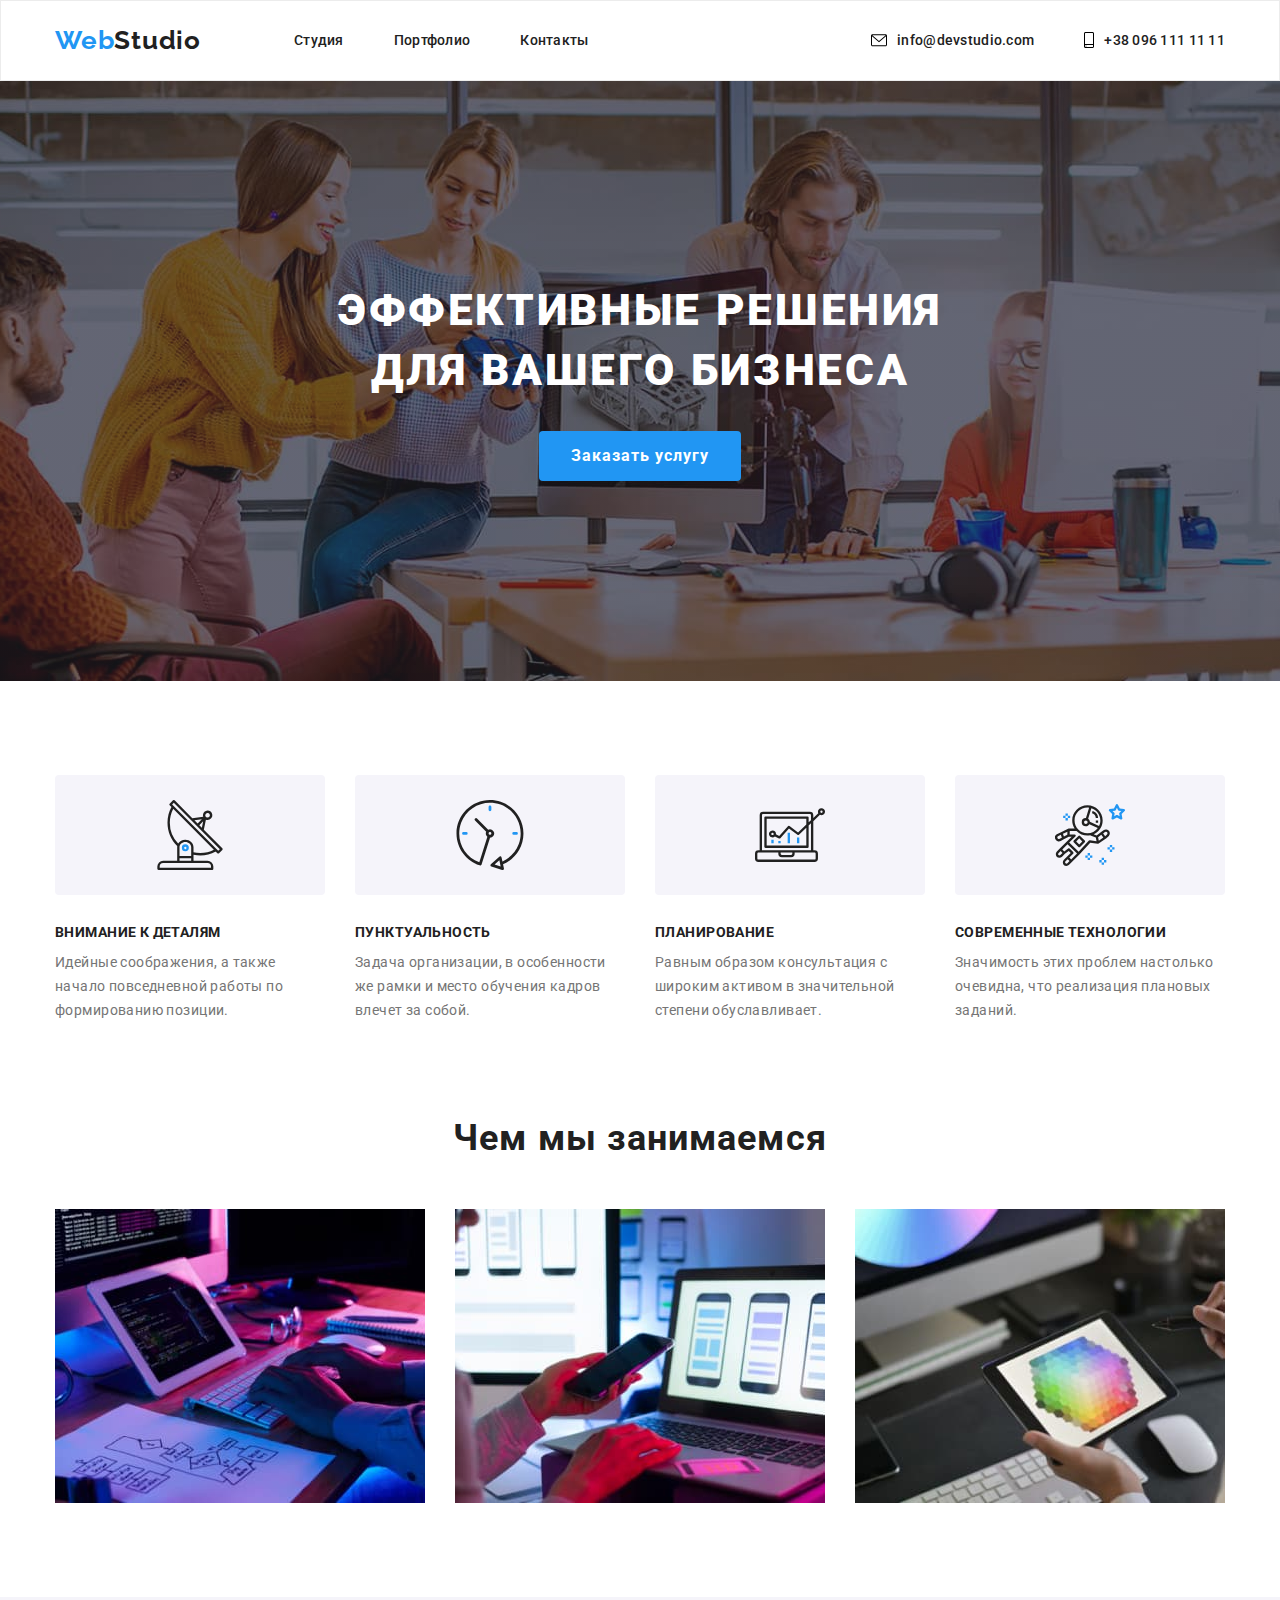
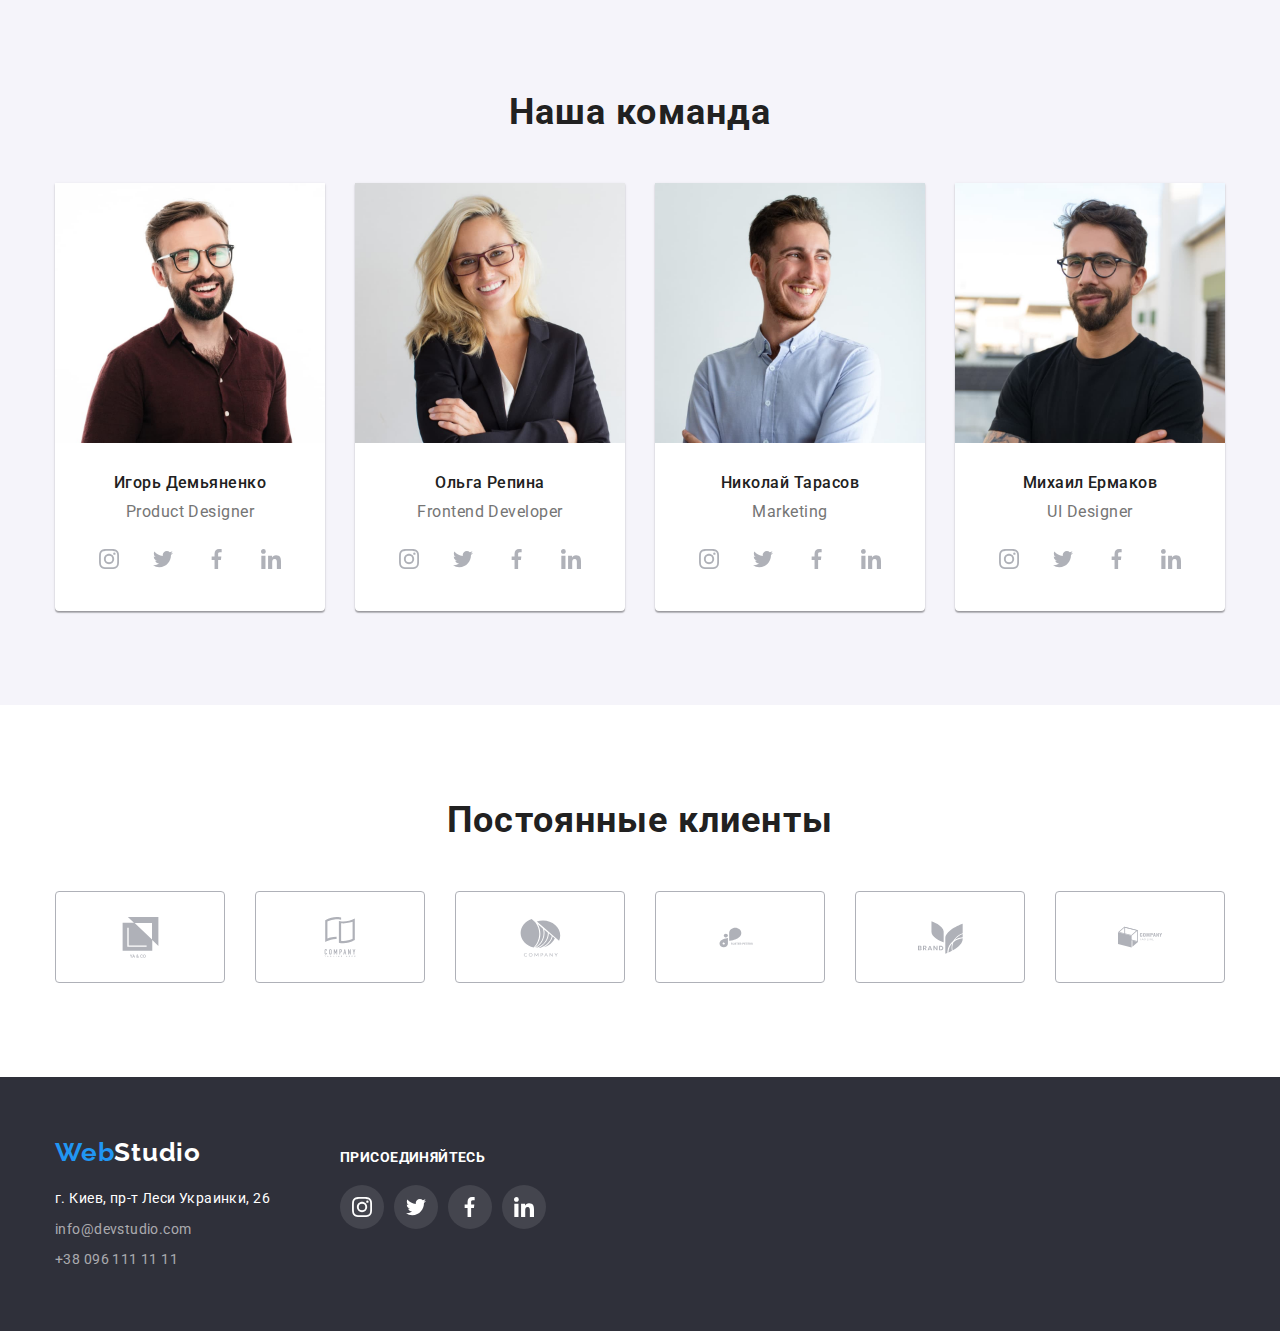
<file: index.html>
<!DOCTYPE html>
<html lang="ru">
  <head>
    <meta charset="UTF-8" />
    <meta http-equiv="X-UA-Compatible" content="IE=edge" />
    <meta name="viewport" content="width=device-width, initial-scale=1.0" />
    <title>WebStudio</title>
    <link
      rel="stylesheet"
      href="https://cdnjs.cloudflare.com/ajax/libs/modern-normalize/1.0.0/modern-normalize.min.css"
    />
    <link rel="preconnect" href="https://fonts.gstatic.com" />
    <link
      href="https://fonts.googleapis.com/css2?family=Raleway:wght@700&family=Roboto:wght@400;500;700;900&display=swap"
      rel="stylesheet"
    />
    <link rel="stylesheet" href="./css/styles.css" />
  </head>
  <body>
    <header class="header">
      <div class="container">
        <div class="flex align-center justify-between">
          <nav class="flex align-center">
            <a class="header-logo" href="./index.html"
              ><span class="logo-first-part">Web</span>Studio</a
            >
            <ul class="flex">
              <li class="header-item">
                <a class="nav-link" href="./index.html">Студия</a>
              </li>
              <li class="header-item">
                <a class="nav-link" href="./portfolio.html">Портфолио</a>
              </li>
              <li class="header-item">
                <a class="nav-link" href="#">Контакты</a>
              </li>
            </ul>
          </nav>
          <ul class="flex">
            <li class="header-item">
              <a class="nav-link nav-contact" href="mailto:info@devstudio.com"
                ><div class="flex">
                  <svg
                    class="nav-icon img-responsive"
                    width="16px"
                    height="12px"
                  >
                    <use href="./images/icons.svg#icon-nav-01"></use>
                  </svg>
                  <p>info@devstudio.com</p>
                </div></a
              >
            </li>
            <li class="header-item">
              <a class="nav-link nav-contact" href="tel:+380961111111"
                ><div class="flex align-center">
                  <svg
                    class="nav-icon img-responsive"
                    width="10px"
                    height="16px"
                  >
                    <use href="./images/icons.svg#icon-nav-02"></use>
                  </svg>
                  <p>+38 096 111 11 11</p>
                </div></a
              >
            </li>
          </ul>
        </div>
      </div>
    </header>
    <main>
      <!-- Секция "Эффективные решения для вашего бизнеса" -->
      <section class="hero">
        <div class="container">
          <h1 class="main-title">
            Эффективные решения <br />
            для вашего бизнеса
          </h1>
          <button type="button" class="btn-order">Заказать услугу</button>
        </div>
      </section>
      <!-- Секция "Особенности" -->
      <section class="section">
        <div class="container">
          <h2 class="section-title" hidden>Особенности</h2>
          <ul class="flex justify-between">
            <li class="features-item">
              <div class="features-img">
                <svg class="img-responsive" width="70px" height="70px">
                  <use href="./images/icons.svg#icon-features-01"></use>
                </svg>
              </div>
              <h3 class="features-subtitle">Внимание к деталям</h3>
              <p class="feature">
                Идейные соображения, а также начало повседневной работы по
                формированию позиции.
              </p>
            </li>
            <li class="features-item">
              <div class="features-img">
                <svg class="img-responsive" width="70px" height="70px">
                  <use href="./images/icons.svg#icon-features-02"></use>
                </svg>
              </div>
              <h3 class="features-subtitle">Пунктуальность</h3>
              <p class="feature">
                Задача организации, в особенности же рамки и место обучения
                кадров влечет за собой.
              </p>
            </li>
            <li class="features-item">
              <div class="features-img">
                <svg class="img-responsive" width="70px" height="70px">
                  <use href="./images/icons.svg#icon-features-03"></use>
                </svg>
              </div>
              <h3 class="features-subtitle">Планирование</h3>
              <p class="feature">
                Равным образом консультация с широким активом в значительной
                степени обуславливает.
              </p>
            </li>
            <li class="features-item">
              <div class="features-img">
                <svg class="img-responsive" width="70px" height="70px">
                  <use href="./images/icons.svg#icon-features-04"></use>
                </svg>
              </div>
              <h3 class="features-subtitle">Современные технологии</h3>
              <p class="feature">
                Значимость этих проблем настолько очевидна, что реализация
                плановых заданий.
              </p>
            </li>
          </ul>
        </div>
      </section>
      <!-- Секция "Чем мы занимаемся" -->
      <section class="actions">
        <div class="container">
          <h2 class="section-title">Чем мы занимаемся</h2>
          <ul class="flex justify-between">
            <li class="actions-item">
              <img
                class="img-responsive"
                src="./images/box-01.jpg"
                alt="Работа с схемой алгоритма за компьютером"
                width="370"
              />
            </li>
            <li class="actions-item">
              <img
                class="img-responsive"
                src="./images/box-02.jpg"
                alt="Работа с смартфоном и ноутбуком"
                width="370"
              />
            </li>
            <li class="actions-item">
              <img
                class="img-responsive"
                src="./images/box-03.jpg"
                alt="Работа с планшетом"
                width="370"
              />
            </li>
          </ul>
        </div>
      </section>
      <!-- Секция "Наша команда" -->
      <section class="section section-team">
        <div class="container">
          <h2 class="section-title">Наша команда</h2>
          <ul class="flex justify-between">
            <li class="team-item">
              <img
                class="img-responsive team-img"
                src="./images/team-01.jpg"
                alt="Сотрудник Игорь Демьяненко"
                width="270"
              />
              <h3 class="team-subtitle">Игорь Демьяненко</h3>
              <p lang="en" class="team-member">Product Designer</p>
              <ul class="team-social flex justify-between">
                <li class="team-link">
                  <a href="https://www.instagram.com/">
                    <svg class="img-responsive" width="20px" height="20px">
                      <use href="./images/icons.svg#icon-social-link-01"></use>
                    </svg>
                  </a>
                </li>
                <li class="team-link">
                  <a href="https://twitter.com/">
                    <svg class="img-responsive" width="20px" height="20px">
                      <use href="./images/icons.svg#icon-social-link-02"></use>
                    </svg>
                  </a>
                </li>
                <li class="team-link">
                  <a href="https://www.facebook.com/">
                    <svg class="img-responsive" width="20px" height="20px">
                      <use href="./images/icons.svg#icon-social-link-03"></use>
                    </svg>
                  </a>
                </li>
                <li class="team-link">
                  <a href="https://www.linkedin.com/">
                    <svg class="img-responsive" width="20px" height="20px">
                      <use href="./images/icons.svg#icon-social-link-04"></use>
                    </svg>
                  </a>
                </li>
              </ul>
            </li>
            <li class="team-item">
              <img
                class="img-responsive team-img"
                src="./images/team-02.jpg"
                alt="Сотрудник Ольга Репина"
                width="270"
              />
              <h3 class="team-subtitle">Ольга Репина</h3>
              <p lang="en" class="team-member">Frontend Developer</p>
              <ul class="team-social flex justify-between">
                <li class="team-link">
                  <a href="https://www.instagram.com/">
                    <svg class="img-responsive" width="20px" height="20px">
                      <use href="./images/icons.svg#icon-social-link-01"></use>
                    </svg>
                  </a>
                </li>
                <li class="team-link">
                  <a href="https://twitter.com/">
                    <svg class="img-responsive" width="20px" height="20px">
                      <use href="./images/icons.svg#icon-social-link-02"></use>
                    </svg>
                  </a>
                </li>
                <li class="team-link">
                  <a href="https://www.facebook.com/">
                    <svg class="img-responsive" width="20px" height="20px">
                      <use href="./images/icons.svg#icon-social-link-03"></use>
                    </svg>
                  </a>
                </li>
                <li class="team-link">
                  <a href="https://www.linkedin.com/">
                    <svg class="img-responsive" width="20px" height="20px">
                      <use href="./images/icons.svg#icon-social-link-04"></use>
                    </svg>
                  </a>
                </li>
              </ul>
            </li>
            <li class="team-item">
              <img
                class="img-responsive team-img"
                src="./images/team-03.jpg"
                alt="Сотрудник Николай Тарасов"
                width="270"
              />
              <h3 class="team-subtitle">Николай Тарасов</h3>
              <p lang="en" class="team-member">Marketing</p>
              <ul class="team-social flex justify-between">
                <li class="team-link">
                  <a href="https://www.instagram.com/">
                    <svg class="img-responsive" width="20px" height="20px">
                      <use href="./images/icons.svg#icon-social-link-01"></use>
                    </svg>
                  </a>
                </li>
                <li class="team-link">
                  <a href="https://twitter.com/">
                    <svg class="img-responsive" width="20px" height="20px">
                      <use href="./images/icons.svg#icon-social-link-02"></use>
                    </svg>
                  </a>
                </li>
                <li class="team-link">
                  <a href="https://www.facebook.com/">
                    <svg class="img-responsive" width="20px" height="20px">
                      <use href="./images/icons.svg#icon-social-link-03"></use>
                    </svg>
                  </a>
                </li>
                <li class="team-link">
                  <a href="https://www.linkedin.com/">
                    <svg class="img-responsive" width="20px" height="20px">
                      <use href="./images/icons.svg#icon-social-link-04"></use>
                    </svg>
                  </a>
                </li>
              </ul>
            </li>
            <li class="team-item">
              <img
                class="img-responsive team-img"
                src="./images/team-04.jpg"
                alt="Сотрудник Михаил Ермаков"
                width="270"
              />
              <h3 class="team-subtitle">Михаил Ермаков</h3>
              <p lang="en" class="team-member">UI Designer</p>
              <ul class="team-social flex justify-between">
                <li class="team-link">
                  <a href="https://www.instagram.com/">
                    <svg class="img-responsive" width="20px" height="20px">
                      <use href="./images/icons.svg#icon-social-link-01"></use>
                    </svg>
                  </a>
                </li>
                <li class="team-link">
                  <a href="https://twitter.com/">
                    <svg class="img-responsive" width="20px" height="20px">
                      <use href="./images/icons.svg#icon-social-link-02"></use>
                    </svg>
                  </a>
                </li>
                <li class="team-link">
                  <a href="https://www.facebook.com/">
                    <svg class="img-responsive" width="20px" height="20px">
                      <use href="./images/icons.svg#icon-social-link-03"></use>
                    </svg>
                  </a>
                </li>
                <li class="team-link">
                  <a href="https://www.linkedin.com/">
                    <svg class="img-responsive" width="20px" height="20px">
                      <use href="./images/icons.svg#icon-social-link-04"></use>
                    </svg>
                  </a>
                </li>
              </ul>
            </li>
          </ul>
        </div>
      </section>
      <!-- Секция "Клиенты" -->
      <section class="section">
        <div class="container">
          <h2 class="section-title">Постоянные клиенты</h2>
          <ul class="flex justify-between">
            <li class="clients-item flex">
              <a href="#">
                <svg
                  class="client-logo img-responsive"
                  width="41px"
                  height="47px"
                >
                  <use href="./images/icons.svg#icon-company-01"></use>
                </svg>
              </a>
            </li>
            <li class="clients-item flex">
              <a href="#">
                <svg
                  class="client-logo img-responsive"
                  width="40px"
                  height="52px"
                >
                  <use href="./images/icons.svg#icon-company-02"></use>
                </svg>
              </a>
            </li>
            <li class="clients-item flex">
              <a href="#">
                <svg
                  class="client-logo img-responsive"
                  width="43px"
                  height="41px"
                >
                  <use href="./images/icons.svg#icon-company-03"></use>
                </svg>
              </a>
            </li>
            <li class="clients-item flex">
              <a href="#">
                <svg
                  class="client-logo img-responsive"
                  width="84px"
                  height="41px"
                >
                  <use href="./images/icons.svg#icon-company-04"></use>
                </svg>
              </a>
            </li>
            <li class="clients-item flex">
              <a href="#">
                <svg
                  class="client-logo img-responsive"
                  width="63px"
                  height="45px"
                >
                  <use href="./images/icons.svg#icon-company-05"></use>
                </svg>
              </a>
            </li>
            <li class="clients-item flex">
              <a href="#">
                <svg
                  class="client-logo img-responsive"
                  width="94px"
                  height="44px"
                >
                  <use href="./images/icons.svg#icon-company-06"></use>
                </svg>
              </a>
            </li>
          </ul>
        </div>
      </section>
    </main>
    <footer class="footer">
      <div class="container">
        <div class="flex">
          <div class="footer-identic">
            <a class="footer-logo" href="./index.html"
              ><span class="logo-first-part">Web</span>Studio</a
            >
            <address>
              <p class="footer-contact footer-contact-address">
                г. Киев, пр-т Леси Украинки, 26
              </p>
              <ul>
                <li>
                  <a class="footer-contact" href="mailto:info@devstudio.com"
                    >info@devstudio.com</a
                  >
                </li>
                <li>
                  <a class="footer-contact-last" href="tel:+380961111111"
                    >+38 096 111 11 11</a
                  >
                </li>
              </ul>
            </address>
          </div>
          <div class="join">
            <h3 class="join-title">Присоединяйтесь</h3>
            <ul class="join-social flex justify-between">
              <li class="join-link">
                <a href="https://www.instagram.com/">
                  <svg class="img-responsive" width="20px" height="20px">
                    <use href="./images/icons.svg#icon-social-link-01"></use>
                  </svg>
                </a>
              </li>
              <li class="join-link">
                <a href="https://twitter.com/">
                  <svg class="img-responsive" width="20px" height="20px">
                    <use href="./images/icons.svg#icon-social-link-02"></use>
                  </svg>
                </a>
              </li>
              <li class="join-link">
                <a href="https://www.facebook.com/">
                  <svg class="img-responsive" width="20px" height="20px">
                    <use href="./images/icons.svg#icon-social-link-03"></use>
                  </svg>
                </a>
              </li>
              <li class="join-link">
                <a href="https://www.linkedin.com/">
                  <svg class="img-responsive" width="20px" height="20px">
                    <use href="./images/icons.svg#icon-social-link-04"></use>
                  </svg>
                </a>
              </li>
            </ul>
          </div>
        </div>
      </div>
    </footer>
  </body>
</html>
</file>
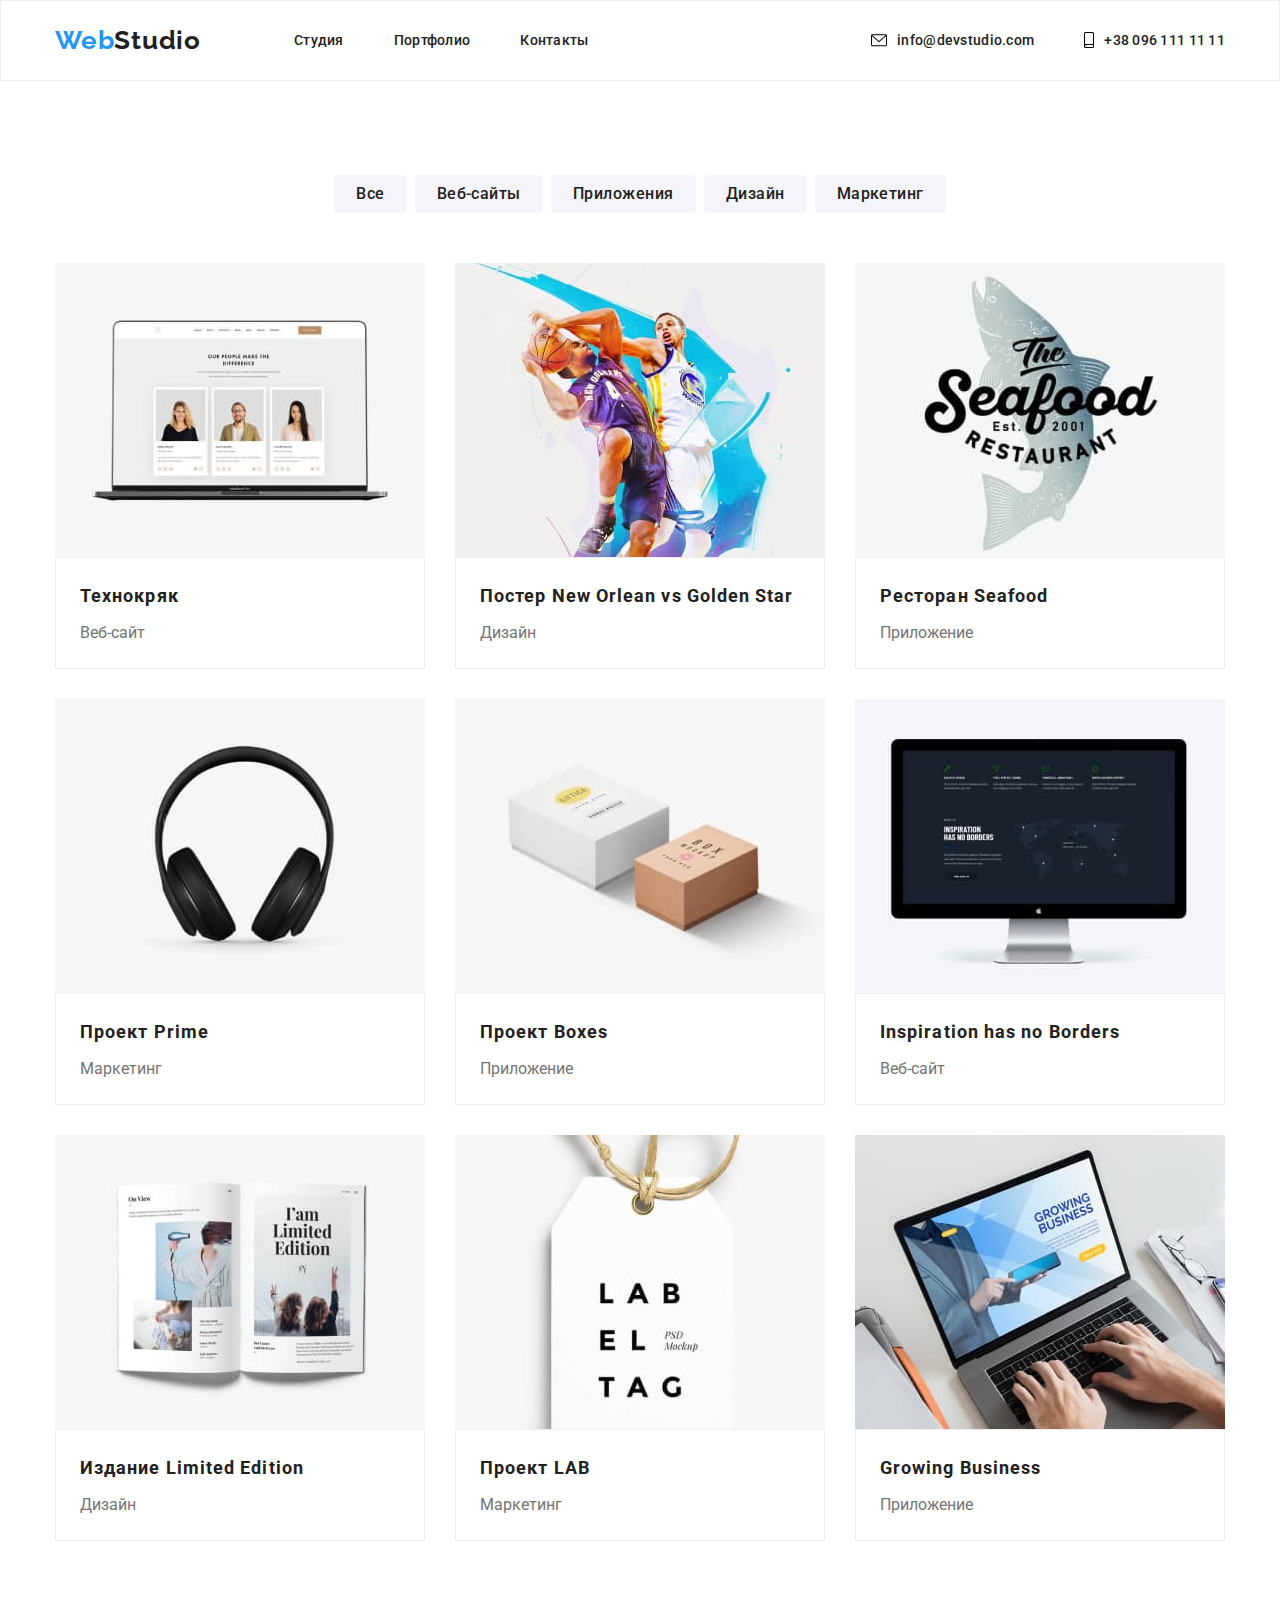
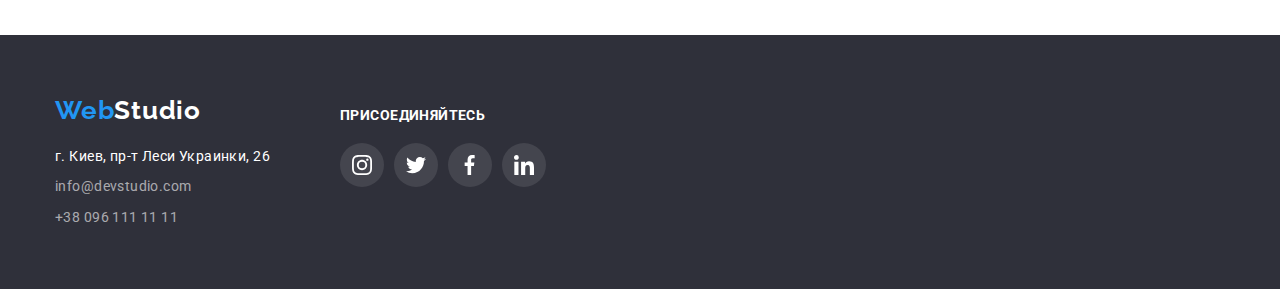
<file: portfolio.html>
<!DOCTYPE html>
<html lang="ru">
  <head>
    <meta charset="UTF-8" />
    <meta http-equiv="X-UA-Compatible" content="IE=edge" />
    <meta name="viewport" content="width=device-width, initial-scale=1.0" />
    <title>Portfolio</title>
    <link
      rel="stylesheet"
      href="https://cdnjs.cloudflare.com/ajax/libs/modern-normalize/1.0.0/modern-normalize.min.css"
    />

    <link rel="preconnect" href="https://fonts.gstatic.com" />
    <link
      href="https://fonts.googleapis.com/css2?family=Raleway:wght@700&family=Roboto:wght@400;500;700;900&display=swap"
      rel="stylesheet"
    />
    <link rel="stylesheet" href="./css/styles.css" />
  </head>
  <body>
    <header class="header">
      <div class="container">
        <div class="flex align-center justify-between">
          <nav class="flex align-center">
            <a class="header-logo" href="./index.html"
              ><span class="logo-first-part">Web</span>Studio</a
            >
            <ul class="flex">
              <li class="header-item">
                <a class="nav-link" href="./index.html">Студия</a>
              </li>
              <li class="header-item">
                <a class="nav-link" href="./portfolio.html">Портфолио</a>
              </li>
              <li class="header-item">
                <a class="nav-link" href="#">Контакты</a>
              </li>
            </ul>
          </nav>
          <ul class="flex">
            <li class="header-item">
              <a class="nav-link nav-contact" href="mailto:info@devstudio.com"
                ><div class="flex">
                  <svg
                    class="nav-icon img-responsive"
                    width="16px"
                    height="12px"
                  >
                    <use href="./images/icons.svg#icon-nav-01"></use>
                  </svg>
                  <p>info@devstudio.com</p>
                </div></a
              >
            </li>
            <li class="header-item">
              <a class="nav-link nav-contact" href="tel:+380961111111"
                ><div class="flex align-center">
                  <svg
                    class="nav-icon img-responsive"
                    width="10px"
                    height="16px"
                  >
                    <use href="./images/icons.svg#icon-nav-02"></use>
                  </svg>
                  <p>+38 096 111 11 11</p>
                </div></a
              >
            </li>
          </ul>
        </div>
      </div>
    </header>
    <main>
      <!-- Секция портфолио -->
      <section class="section">
        <div class="container">
          <h1 class="section-title" hidden>Портфолио</h1>
          <ul class="filter flex justify-center">
            <li class="filter-item">
              <button type="button" class="filter-btn">Все</button>
            </li>
            <li class="filter-item">
              <button type="button" class="filter-btn">Веб-сайты</button>
            </li>
            <li class="filter-item">
              <button type="button" class="filter-btn">Приложения</button>
            </li>
            <li class="filter-item">
              <button type="button" class="filter-btn">Дизайн</button>
            </li>
            <li class="filter-item">
              <button type="button" class="filter-btn">Маркетинг</button>
            </li>
          </ul>
          <ul class="portfolio-set flex">
            <li class="portfolio-item">
              <img
                class="img-responsive portfolio-img"
                src="./images/portfolio-01.jpg"
                alt="Ноутбук с примером вэб-страницы"
                width="370"
              />
              <div class="portfolio-item-content">
                <h2 class="portfolio-subtitle">Технокряк</h2>
                <p class="portfolio-content">Веб-сайт</p>
              </div>
            </li>
            <li class="portfolio-item">
              <img
                class="img-responsive portfolio-img"
                src="./images/portfolio-02.jpg"
                alt="Эпизод баскетбольного матча"
                width="370"
              />
              <div class="portfolio-item-content">
                <h2 class="portfolio-subtitle">
                  Постер <span lang="en">New Orlean vs Golden Star</span>
                </h2>
                <p class="portfolio-content">Дизайн</p>
              </div>
            </li>
            <li class="portfolio-item">
              <img
                class="img-responsive portfolio-img"
                src="./images/portfolio-03.jpg"
                alt="Логотип ресторана"
                width="370"
              />
              <div class="portfolio-item-content">
                <h2 class="portfolio-subtitle">
                  Ресторан<span lang="en"> Seafood</span>
                </h2>
                <p class="portfolio-content">Приложение</p>
              </div>
            </li>
            <li class="portfolio-item">
              <img
                class="img-responsive portfolio-img"
                src="./images/portfolio-04.jpg"
                alt="Наушники"
                width="370"
              />
              <div class="portfolio-item-content">
                <h2 class="portfolio-subtitle">
                  Проект<span lang="en"> Prime</span>
                </h2>
                <p class="portfolio-content">Маркетинг</p>
              </div>
            </li>
            <li class="portfolio-item">
              <img
                class="img-responsive portfolio-img"
                src="./images/portfolio-05.jpg"
                alt="Разноцветные коробки"
                width="370"
              />
              <div class="portfolio-item-content">
                <h2 class="portfolio-subtitle">
                  Проект<span lang="en"> Boxes</span>
                </h2>
                <p class="portfolio-content">Приложение</p>
              </div>
            </li>
            <li class="portfolio-item">
              <img
                class="img-responsive portfolio-img"
                src="./images/portfolio-06.jpg"
                alt="Монитор"
                width="370"
              />
              <div class="portfolio-item-content">
                <h2 lang="en" class="portfolio-subtitle">
                  Inspiration has no Borders
                </h2>
                <p class="portfolio-content">Веб-сайт</p>
              </div>
            </li>
            <li class="portfolio-item">
              <img
                class="img-responsive portfolio-img"
                src="./images/portfolio-07.jpg"
                alt="Развернутая книга"
                width="370"
              />
              <div class="portfolio-item-content">
                <h2 class="portfolio-subtitle">
                  Издание<span lang="en"> Limited Edition</span>
                </h2>
                <p class="portfolio-content">Дизайн</p>
              </div>
            </li>
            <li class="portfolio-item">
              <img
                class="img-responsive portfolio-img"
                src="./images/portfolio-08.jpg"
                alt="Бирка с надписью"
                width="370"
              />
              <div class="portfolio-item-content">
                <h2 class="portfolio-subtitle">
                  Проект<span lang="en"> LAB</span>
                </h2>
                <p class="portfolio-content">Маркетинг</p>
              </div>
            </li>
            <li class="portfolio-item">
              <img
                class="img-responsive portfolio-img"
                src="./images/portfolio-09.jpg"
                alt="Работа за ноутбуком"
                width="370"
              />
              <div class="portfolio-item-content">
                <h2 lang="en" class="portfolio-subtitle">Growing Business</h2>
                <p class="portfolio-content">Приложение</p>
              </div>
            </li>
          </ul>
        </div>
      </section>
    </main>
    <footer class="footer">
      <div class="container">
        <div class="flex">
          <div class="footer-identic">
            <a class="footer-logo" href="./index.html"
              ><span class="logo-first-part">Web</span>Studio</a
            >
            <address>
              <p class="footer-contact footer-contact-address">
                г. Киев, пр-т Леси Украинки, 26
              </p>
              <ul>
                <li>
                  <a class="footer-contact" href="mailto:info@devstudio.com"
                    >info@devstudio.com</a
                  >
                </li>
                <li>
                  <a class="footer-contact-last" href="tel:+380961111111"
                    >+38 096 111 11 11</a
                  >
                </li>
              </ul>
            </address>
          </div>
          <div class="join">
            <h3 class="join-title">Присоединяйтесь</h3>
            <ul class="join-social flex justify-between">
              <li class="join-link">
                <a href="https://www.instagram.com/">
                  <svg class="img-responsive" width="20px" height="20px">
                    <use href="./images/icons.svg#icon-social-link-01"></use>
                  </svg>
                </a>
              </li>
              <li class="join-link">
                <a href="https://twitter.com/">
                  <svg class="img-responsive" width="20px" height="20px">
                    <use href="./images/icons.svg#icon-social-link-02"></use>
                  </svg>
                </a>
              </li>
              <li class="join-link">
                <a href="https://www.facebook.com/">
                  <svg class="img-responsive" width="20px" height="20px">
                    <use href="./images/icons.svg#icon-social-link-03"></use>
                  </svg>
                </a>
              </li>
              <li class="join-link">
                <a href="https://www.linkedin.com/">
                  <svg class="img-responsive" width="20px" height="20px">
                    <use href="./images/icons.svg#icon-social-link-04"></use>
                  </svg>
                </a>
              </li>
            </ul>
          </div>
        </div>
      </div>
    </footer>
  </body>
</html>
</file>
<file: css/styles.css>
:root {
  --text-font-size: 14px;
  --text-color: #757575;
  --title-color: #212121;
  --brand-color: #2196f3;
  --hover-color: #fff;
  --backround-color: #f5f4fa;
  --svg-color: #afb1b8;
}

/* Временная разметка элементов */
/* header,
section,
footer,
nav,
ul,
li,
div,
h1,
h2,
h3,
p,
a {
  outline: 1px solid red;
} */

h1,
h2,
h3,
h4,
h5,
h6,
p {
  margin: 0;
}

ul {
  padding: 0;
  margin: 0;

  list-style: none;
}

body {
  font-family: Roboto, sans-serif;
  font-weight: normal;
  color: var(--text-color);
  font-size: var(--text-font-size);
}

.flex {
  display: flex;
}

.align-center {
  align-items: center;
}

.justify-between {
  justify-content: space-between;
}

.justify-center {
  justify-content: center;
}

.img-responsive {
  max-width: 100%;
  height: auto;
  display: block;
}

.container {
  max-width: 1200px;
  padding: 0 15px;
  margin: 0 auto;
}

.header {
  padding: 24px 0;

  border: 1px solid #ececec;
}

.header-logo,
.footer-logo {
  font-family: Raleway, sans-serif;
  font-weight: bold;
  text-decoration: none;
  font-size: 26px;
  line-height: 1.19;
  letter-spacing: 0.03em;
  color: var(--title-color);
}

.header-logo {
  margin-right: 93px;
}

.logo-first-part {
  color: var(--brand-color);
}

.header-item:not(:last-child) {
  margin-right: 50px;
}

.nav-link {
  text-decoration: none;
  font-weight: 500;
  line-height: 1.17;
  letter-spacing: 0.02em;
  color: var(--title-color);
}

.nav-icon {
  margin-right: 10px;
}

.nav-link:hover,
.nav-link:focus {
  color: var(--brand-color);
}

/* todo Для изменения свойства fill при :hover нужно вручную удалить дефолтные значения этого свойства в svg-sprite*/
.nav-link:hover .nav-icon,
.nav-link:focus .nav-icon {
  fill: var(--brand-color);
}

.section {
  padding: 94px 0;
}

/* У секции "Чем мы занимаемся" на макете padding-top=0, что противоречит заданию "B15". Сделал согласно макета */
.actions {
  padding-bottom: 94px;
}

.hero {
  max-width: 1600px;
  min-height: 600px;
  padding: 200px 0;
  margin: 0 auto;
  text-align: center;

  background-image: linear-gradient(
      to right,
      rgba(47, 48, 58, 0.4),
      rgba(47, 48, 58, 0.4)
    ),
    url('../images/hero.jpg');
  background-color: #c4c4c4;
  background-size: cover;
  background-position: center;
}

.main-title {
  margin-bottom: 30px;

  font-weight: 900;
  font-size: 44px;
  line-height: 1.36;
  letter-spacing: 0.06em;
  text-transform: uppercase;
  color: #fff;
}

.btn-order {
  min-width: 200px;
  padding: 10px 32px;

  font-weight: bold;
  font-size: 16px;
  line-height: 1.88;
  text-align: center;
  letter-spacing: 0.06em;
  background-color: var(--brand-color);
  color: var(--hover-color);
  cursor: pointer;
  border: transparent;
  border-radius: 4px;
}

.btn-order:hover {
  background-color: #188ce8;
}

.section-title {
  margin-bottom: 50px;

  font-weight: bold;
  font-size: 36px;
  line-height: 1.17;
  text-align: center;
  letter-spacing: 0.03em;
  color: var(--title-color);
}

.features-item {
  max-width: 270px;
}

.features-img {
  margin-bottom: 30px;
  padding: 25px 100px;

  background-color: var(--backround-color);
  border-radius: 4px;
}

.features-subtitle {
  margin-bottom: 10px;

  font-weight: bold;
  font-size: var(--text-font-size);
  line-height: 1.14;
  letter-spacing: 0.03em;
  text-transform: uppercase;
  color: var(--title-color);
}

.feature {
  padding-right: 5px;

  font-size: var(--text-font-size);
  line-height: 1.71;
  letter-spacing: 0.03em;
  color: var(--text-color);
}

.section-team {
  background-color: #f5f4fa;
}

.team-item {
  padding-bottom: 30px;

  background-color: #fff;
  border-radius: 0px 0px 4px 4px;
  box-shadow: 0px 1px 3px rgba(0, 0, 0, 0.12), 0px 1px 1px rgba(0, 0, 0, 0.14),
    0px 2px 1px rgba(0, 0, 0, 0.2);
}

.team-img {
  margin-bottom: 30px;
}

.team-subtitle {
  margin-bottom: 10px;

  font-weight: 500;
  font-size: 16px;
  line-height: 1.19;
  text-align: center;
  letter-spacing: 0.03em;
  color: var(--title-color);
}

.team-member {
  margin-bottom: 16px;

  font-size: 16px;
  line-height: 1.19;
  text-align: center;
  letter-spacing: 0.03em;
  color: var(--text-color);
}

.team-social {
  padding: 0 32px;
}

.team-link,
.team-link a:visited {
  width: 44px;
  height: 44px;
  padding: 12px;

  fill: var(--svg-color);
}

.team-link:hover,
.team-link:hover a:visited {
  border-radius: 50%;
  background-color: var(--brand-color);
  fill: var(--hover-color);
}

.clients-item,
.clients-item a:visited {
  justify-content: center;
  align-items: center;

  width: 100%;
  min-height: 92px;

  border: 1px solid var(--svg-color);
  border-radius: 4px;
  fill: var(--svg-color);
}

.clients-item:not(:last-child) {
  margin-right: 30px;
}

.clients-item:hover .client-logo {
  fill: var(--brand-color);
}

.clients-item:hover {
  border-color: var(--brand-color);
  cursor: pointer;
}

.client-logo {
  margin: 0 auto;
}

.footer {
  margin: 0 auto;
  padding: 60px 0;

  background-color: #2f303a;
}

.footer-identic {
  margin-right: 70px;
}

.footer-logo {
  display: block;
  margin-bottom: 20px;

  color: #fff;
}

.footer-contact,
.footer-contact-last {
  display: block;
  margin-bottom: 9px;

  font-style: normal;
  font-size: var(--text-font-size);
  line-height: 1.55;
  letter-spacing: 0.03em;
  text-decoration: none;
  color: rgba(255, 255, 255, 0.6);
}

.footer-contact-last {
  margin-bottom: 0px;
}

.footer-contact-address {
  color: #fff;
}

.join {
  padding-top: 12px;
}

.join-title {
  font-weight: bold;
  font-size: var(--text-font-size);
  line-height: 1.17;
  letter-spacing: 0.03em;
  text-transform: uppercase;
  color: #fff;
}

.join-social {
  padding-top: 20px;
}

.join-link,
.join-link a:visited {
  width: 44px;
  height: 44px;
  padding: 12px;

  border-radius: 50%;
  background: rgba(255, 255, 255, 0.1);
  fill: var(--hover-color);
}

.join-link:hover,
.join-link:hover a:visited {
  background: var(--brand-color);
}

.join-link:not(:last-child) {
  margin-right: 10px;
}

.filter {
  margin-bottom: 50px;
}

.filter-item:not(:last-child) {
  margin-right: 8px;
}

.filter-btn {
  padding: 6px 22px;

  border: transparent;
  border-radius: 4px;
  font-weight: 500;
  font-size: 16px;
  line-height: 1.62;
  text-align: center;
  letter-spacing: 0.03em;
  background: var(--backround-color);
  color: var(--title-color);
  cursor: pointer;
}

.filter-btn:hover,
.filter-btn:focus {
  background-color: var(--brand-color);
  color: var(--hover-color);
  box-shadow: 0px 3px 1px rgba(0, 0, 0, 0.1), 0px 1px 2px rgba(0, 0, 0, 0.08),
    0px 2px 2px rgba(0, 0, 0, 0.12);
}

/* .portfolio-set {
  margin-right: -30px;
  margin-bottom: -30px;
}

.portfolio-item {
  flex-basis: calc(100% / 3 - 30px);
  margin-right: 30px;
  margin-bottom: 30px;
} */

.portfolio-set {
  flex-wrap: wrap;
}

.portfolio-item {
  width: 370px;
  margin-right: 30px;
  margin-bottom: 30px;
}

.portfolio-item:hover {
  box-shadow: 0px 1px 1px rgba(0, 0, 0, 0.12), 0px 4px 4px rgba(0, 0, 0, 0.06),
    1px 4px 6px rgba(0, 0, 0, 0.16);
}

.portfolio-item:nth-child(3n) {
  margin-right: 0px;
}

.portfolio-item:nth-child(n + 7) {
  margin-bottom: 0px;
}

.portfolio-item-content {
  padding: 20px 24px;

  border: 1px solid #eeeeee;
}

.portfolio-subtitle {
  margin-bottom: 4px;

  font-weight: bold;
  font-size: 18px;
  line-height: 2;
  letter-spacing: 0.06em;
  color: var(--title-color);
}

.portfolio-content {
  font-size: 16px;
  line-height: 1.87;
}
</file>
